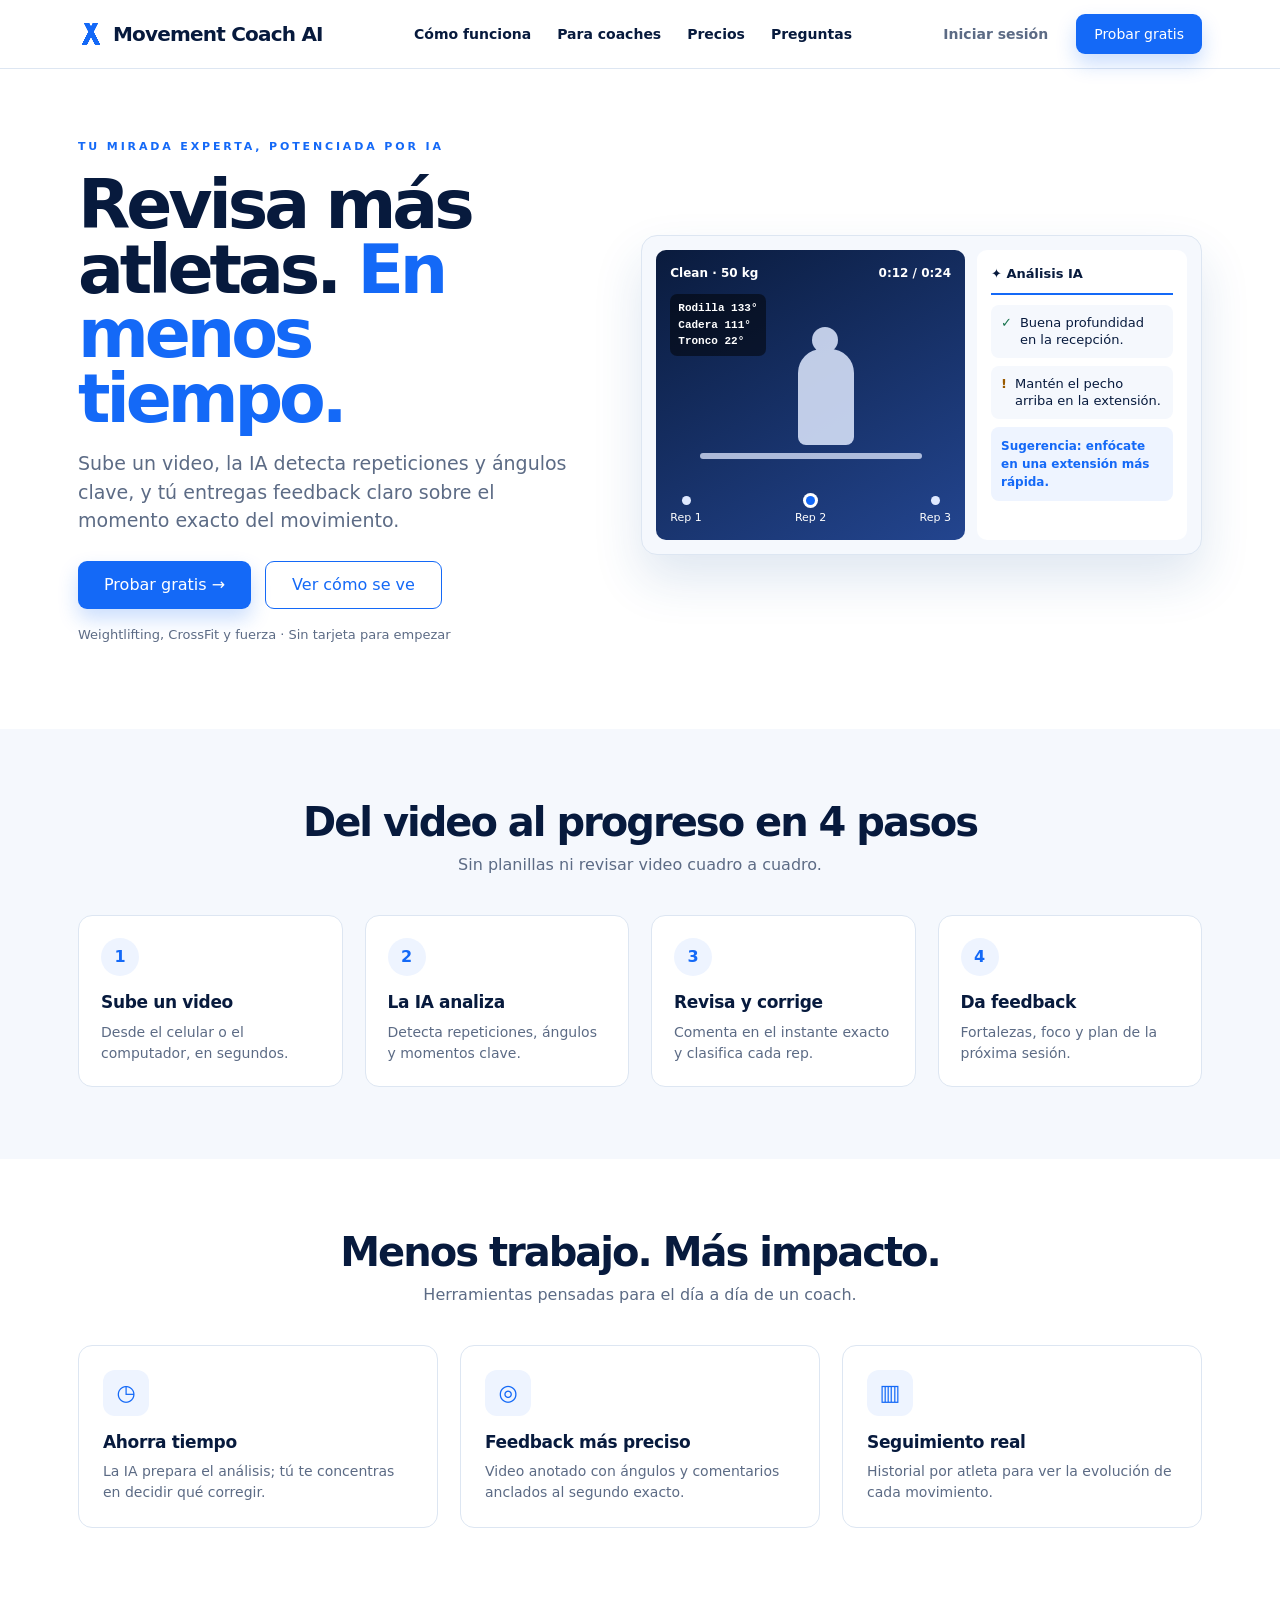
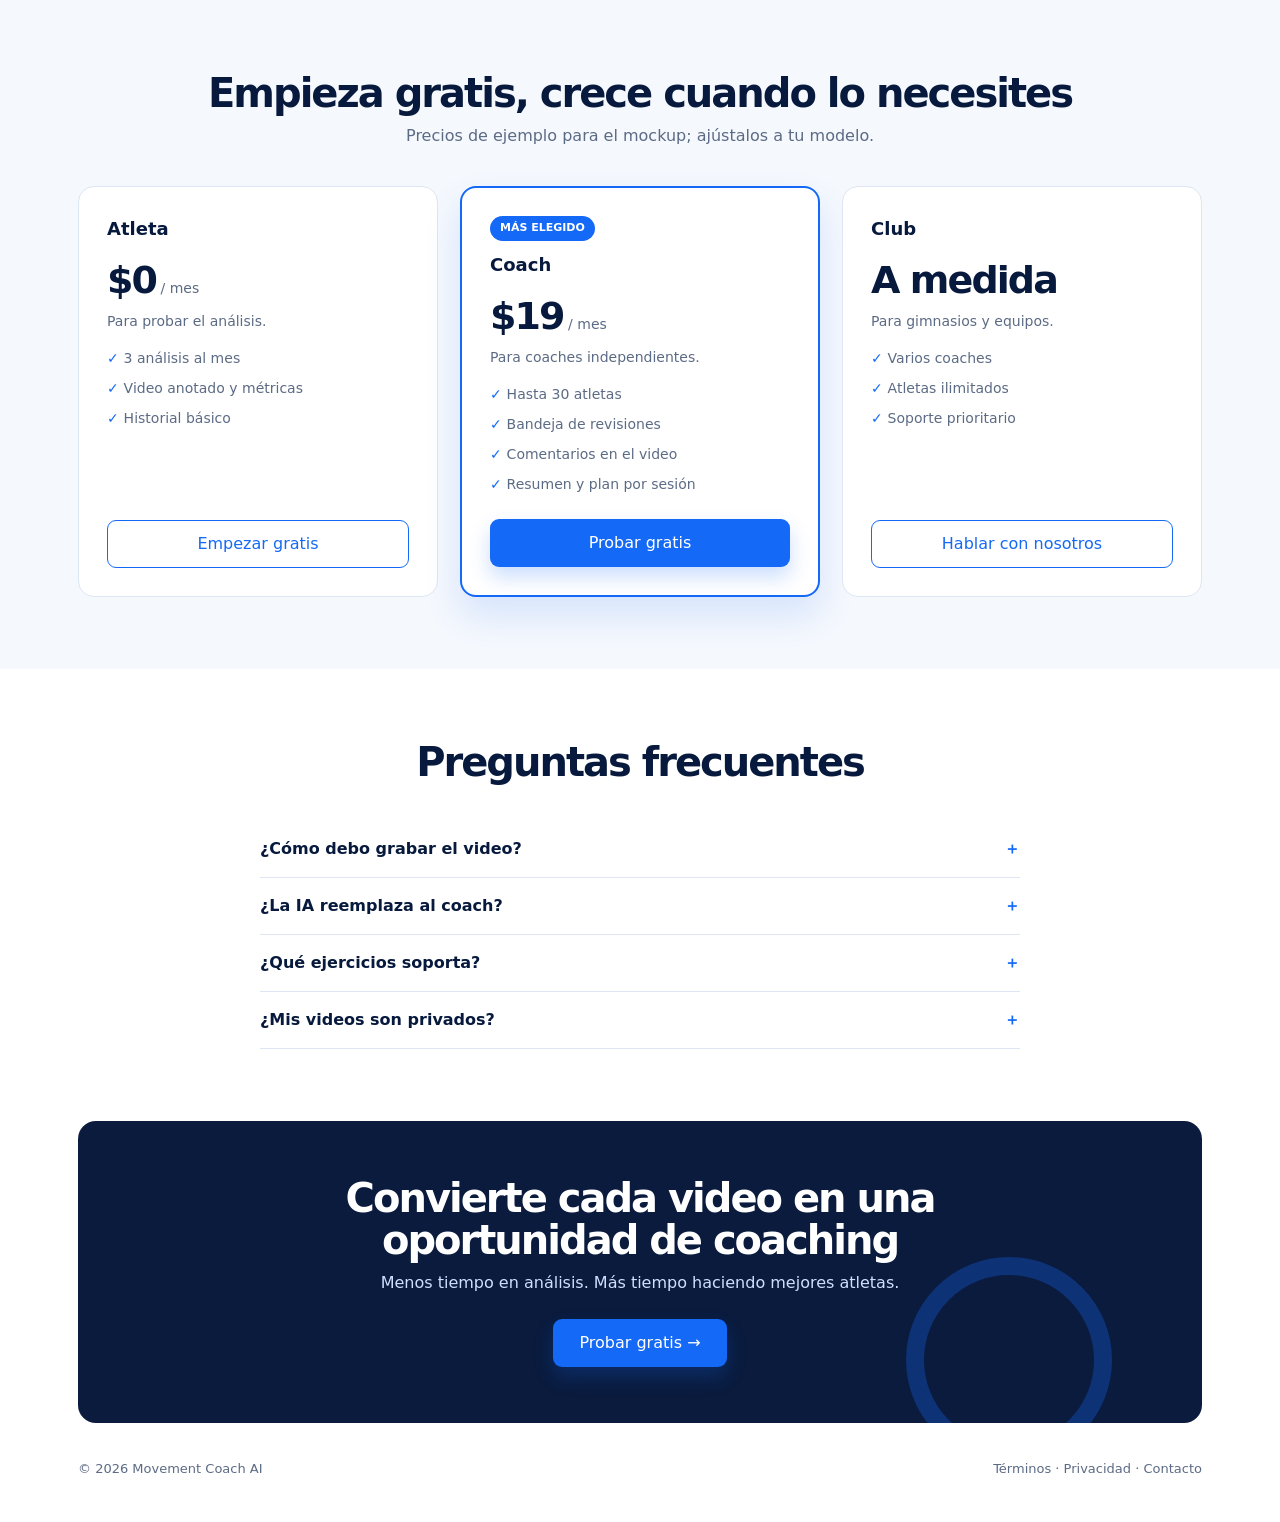
<file: docs/mockups/Movement Coach AI — Landing.html>
<!doctype html>
<html lang="es">
<head>
<meta charset="utf-8">
<meta name="viewport" content="width=device-width, initial-scale=1, viewport-fit=cover">
<title>Movement Coach AI — Revisa más atletas en menos tiempo</title>
<style>
:root{--bg:#fff;--alt:#f5f8fd;--ink:#071a3d;--muted:#5c6b85;--line:#dde6f2;--blue:#1469f7;--soft:#eef4ff;--card:#fff;--dark:#0a1b3d;--ok:#18734e;--warn:#9a5b00;box-sizing:border-box;padding-top:env(safe-area-inset-top,0px);padding-bottom:env(safe-area-inset-bottom,0px)}
@media(prefers-color-scheme:dark){:root:not([data-theme="light"]){--bg:#0b1120;--alt:#0f1830;--ink:#eef4ff;--muted:#9fb0cc;--line:#26365a;--soft:#1a2a4b;--card:#141e33;--dark:#060d1c;--ok:#7be0b5;--warn:#f3c26b}}
:root[data-theme="dark"]{--bg:#0b1120;--alt:#0f1830;--ink:#eef4ff;--muted:#9fb0cc;--line:#26365a;--soft:#1a2a4b;--card:#141e33;--dark:#060d1c;--ok:#7be0b5;--warn:#f3c26b}
*{box-sizing:border-box}html{scroll-behavior:smooth;scroll-padding-top:calc(76px + env(safe-area-inset-top,0px))}
body{margin:0;background:var(--bg);color:var(--ink);font-family:system-ui,-apple-system,"Segoe UI",Roboto,sans-serif;line-height:1.5}
a{color:inherit;text-decoration:none}
.wrap{max-width:1180px;margin:auto;padding:0 28px}
header{position:sticky;top:env(safe-area-inset-top,0px);z-index:9;background:color-mix(in srgb,var(--bg) 92%,transparent);backdrop-filter:blur(12px);border-bottom:1px solid var(--line)}
.nav{display:flex;align-items:center;gap:28px;height:68px}
.brand{font-weight:800;font-size:20px;letter-spacing:-.04em;display:flex;align-items:center;gap:9px}
.logo{width:26px;height:22px;background:linear-gradient(63deg,transparent 45%,var(--blue) 46% 60%,transparent 61%),linear-gradient(-63deg,transparent 45%,var(--blue) 46% 60%,transparent 61%)}
.links{display:flex;gap:26px;margin:0 auto;font-size:14px;font-weight:600}.links a:hover{color:var(--blue)}
.btn{display:inline-flex;align-items:center;justify-content:center;gap:10px;min-height:48px;padding:0 26px;border-radius:9px;background:var(--blue);color:#fff;font:700 15px inherit;font-family:inherit;border:0;box-shadow:0 10px 20px rgba(20,105,247,.22);cursor:pointer}
.btn.sm{min-height:40px;padding:0 18px;font-size:14px}
.btn.ghost{background:transparent;color:var(--blue);border:1px solid var(--blue);box-shadow:none}
.login{font-size:14px;color:var(--muted);font-weight:600}
.hero{display:grid;grid-template-columns:.95fr 1.05fr;gap:56px;align-items:center;padding:64px 0 72px}
.eyebrow{color:var(--blue);font-size:11px;font-weight:800;letter-spacing:.26em}
h1{font-size:clamp(42px,5.6vw,68px);line-height:.95;letter-spacing:-.06em;margin:16px 0 18px}h1 em{color:var(--blue);font-style:normal}
.lead{font-size:19px;color:var(--muted);max-width:520px;margin:0 0 26px}
.acts{display:flex;gap:14px;align-items:center;flex-wrap:wrap}
.note{margin-top:16px;font-size:13px;color:var(--muted)}
.mock{background:var(--alt);border:1px solid var(--line);border-radius:16px;padding:14px;box-shadow:0 24px 50px rgba(29,85,159,.14);display:grid;grid-template-columns:1.25fr .85fr;gap:12px}
.vid{position:relative;min-height:290px;border-radius:10px;background:linear-gradient(150deg,#0a1b3d,#23458f);color:#fff;padding:14px;overflow:hidden}
.vid .t{display:flex;justify-content:space-between;font-size:12px;font-weight:700}
.vid .ang{position:absolute;left:14px;top:44px;background:rgba(0,0,0,.5);border-radius:7px;padding:6px 8px;font:600 11px/1.5 ui-monospace,monospace}
.body{position:absolute;left:46%;top:34%;width:56px;height:96px;border-radius:24px 24px 8px 8px;background:#dfe9ff;opacity:.85}.body:before{content:"";position:absolute;left:14px;top:-22px;width:26px;height:26px;border-radius:50%;background:#dfe9ff}
.bar-b{position:absolute;left:14%;right:14%;top:70%;height:6px;border-radius:6px;background:#dfe9ff;opacity:.75}
.tl{position:absolute;left:14px;right:14px;bottom:14px;display:flex;justify-content:space-between;font-size:11px}
.tl span{display:flex;flex-direction:column;align-items:center;gap:5px}.tl i{width:9px;height:9px;border-radius:50%;background:#dfe9ff}.tl .a i{background:var(--blue);box-shadow:0 0 0 3px #fff}
.ai{background:var(--card);border-radius:10px;padding:14px;font-size:13px}
.ai h4{margin:0 0 10px;font-size:13px;border-bottom:2px solid var(--blue);padding-bottom:9px}
.tip{display:flex;gap:8px;padding:9px 10px;border-radius:8px;background:var(--alt);margin-bottom:8px;line-height:1.35}
.tip.g b{color:var(--ok)}.tip.w b{color:var(--warn)}
.sug{background:var(--soft);color:var(--blue);border-radius:8px;padding:10px;font-size:12px;font-weight:600}
section{padding:72px 0}.alt{background:var(--alt)}
.c{text-align:center}h2{font-size:clamp(28px,3.4vw,40px);letter-spacing:-.05em;line-height:1.05;margin:0 0 10px}.sec-sub{color:var(--muted);margin:0 auto 38px;max-width:560px}
.steps{display:grid;grid-template-columns:repeat(4,1fr);gap:22px;text-align:left}
.step{background:var(--card);border:1px solid var(--line);border-radius:14px;padding:22px}
.n{display:grid;place-items:center;width:38px;height:38px;border-radius:50%;background:var(--soft);color:var(--blue);font-weight:800;margin-bottom:14px}
.step h3,.feat h3{margin:0 0 6px;font-size:17px;letter-spacing:-.02em}.step p,.feat p{margin:0;color:var(--muted);font-size:14px}
.feats{display:grid;grid-template-columns:repeat(3,1fr);gap:22px;text-align:left}
.feat{padding:24px;border:1px solid var(--line);border-radius:14px;background:var(--card)}
.ic{width:46px;height:46px;border-radius:12px;background:var(--soft);color:var(--blue);display:grid;place-items:center;font-size:22px;margin-bottom:14px}
.plans{display:grid;grid-template-columns:repeat(3,1fr);gap:22px;text-align:left;align-items:stretch}
.plan{display:flex;flex-direction:column;padding:28px;border:1px solid var(--line);border-radius:16px;background:var(--card)}
.plan.hot{border:2px solid var(--blue);box-shadow:0 18px 36px rgba(20,105,247,.14)}
.plan h3{margin:0;font-size:18px}.price{font-size:38px;font-weight:800;letter-spacing:-.05em;margin:10px 0 2px}.price small{font-size:14px;color:var(--muted);font-weight:500;letter-spacing:0}
.plan ul{list-style:none;padding:0;margin:16px 0 24px;display:grid;gap:9px;font-size:14px;color:var(--muted)}.plan li:before{content:"✓ ";color:var(--blue);font-weight:800}.plan .btn{margin-top:auto}
.badge{align-self:flex-start;background:var(--blue);color:#fff;font-size:11px;font-weight:800;padding:4px 10px;border-radius:99px;margin-bottom:10px}
.faq{max-width:760px;margin:auto;text-align:left}
details{border-bottom:1px solid var(--line);padding:16px 0}summary{cursor:pointer;font-weight:700;list-style:none;display:flex;justify-content:space-between}summary:after{content:"＋";color:var(--blue)}details[open] summary:after{content:"−"}
details p{margin:10px 0 0;color:var(--muted);font-size:15px}
.final{background:var(--dark);color:#fff;border-radius:18px;padding:56px 28px;text-align:center;position:relative;overflow:hidden}
.final:after{content:"";position:absolute;right:8%;bottom:-40px;width:170px;height:170px;border:18px solid var(--blue);border-radius:50%;opacity:.3}
.final h2{color:#fff;max-width:640px;margin:0 auto 10px;position:relative;z-index:1}.final p{color:#cfe0ff;margin:0 0 24px;position:relative;z-index:1}.final .btn{position:relative;z-index:1}
footer{padding:36px 0 44px;color:var(--muted);font-size:13px;display:flex;justify-content:space-between;flex-wrap:wrap;gap:12px}
@media(max-width:960px){.hero{grid-template-columns:1fr;gap:36px;padding:40px 0 50px}.steps{grid-template-columns:1fr 1fr}.feats,.plans{grid-template-columns:1fr}.links{display:none}.nav{gap:14px}.nav .login{margin-left:auto}}
@media(max-width:560px){.wrap{padding:0 18px}.mock{grid-template-columns:1fr}.steps{grid-template-columns:1fr}section{padding:48px 0}.nav .login{display:none}.nav .btn{margin-left:auto}}
</style>
</head>
<body>
<header><div class="wrap nav">
  <a class="brand" href="#"><span class="logo"></span>Movement Coach AI</a>
  <nav class="links"><a href="#como">Cómo funciona</a><a href="#coaches">Para coaches</a><a href="#precios">Precios</a><a href="#faq">Preguntas</a></nav>
  <a class="login" href="#">Iniciar sesión</a>
  <a class="btn sm" href="#precios">Probar gratis</a>
</div></header>

<div class="wrap">
  <div class="hero">
    <div>
      <span class="eyebrow">TU MIRADA EXPERTA, POTENCIADA POR IA</span>
      <h1>Revisa más atletas. <em>En menos tiempo.</em></h1>
      <p class="lead">Sube un video, la IA detecta repeticiones y ángulos clave, y tú entregas feedback claro sobre el momento exacto del movimiento.</p>
      <div class="acts"><a class="btn" href="#precios">Probar gratis →</a><a class="btn ghost" href="#demo">Ver cómo se ve</a></div>
      <p class="note">Weightlifting, CrossFit y fuerza · Sin tarjeta para empezar</p>
    </div>
    <div class="mock" id="demo" aria-label="Ejemplo de revisión de video">
      <div class="vid"><div class="t"><span>Clean · 50 kg</span><span>0:12 / 0:24</span></div>
        <div class="ang">Rodilla 133°<br>Cadera 111°<br>Tronco 22°</div><div class="body"></div><div class="bar-b"></div>
        <div class="tl"><span><i></i>Rep 1</span><span class="a"><i></i>Rep 2</span><span><i></i>Rep 3</span></div></div>
      <div class="ai"><h4>✦ Análisis IA</h4>
        <div class="tip g"><b>✓</b><span>Buena profundidad en la recepción.</span></div>
        <div class="tip w"><b>!</b><span>Mantén el pecho arriba en la extensión.</span></div>
        <div class="sug">Sugerencia: enfócate en una extensión más rápida.</div></div>
    </div>
  </div>
</div>

<section id="como" class="alt"><div class="wrap c">
  <h2>Del video al progreso en 4 pasos</h2><p class="sec-sub">Sin planillas ni revisar video cuadro a cuadro.</p>
  <div class="steps">
    <div class="step"><div class="n">1</div><h3>Sube un video</h3><p>Desde el celular o el computador, en segundos.</p></div>
    <div class="step"><div class="n">2</div><h3>La IA analiza</h3><p>Detecta repeticiones, ángulos y momentos clave.</p></div>
    <div class="step"><div class="n">3</div><h3>Revisa y corrige</h3><p>Comenta en el instante exacto y clasifica cada rep.</p></div>
    <div class="step"><div class="n">4</div><h3>Da feedback</h3><p>Fortalezas, foco y plan de la próxima sesión.</p></div>
  </div></div></section>

<section id="coaches"><div class="wrap c">
  <h2>Menos trabajo. Más impacto.</h2><p class="sec-sub">Herramientas pensadas para el día a día de un coach.</p>
  <div class="feats">
    <div class="feat"><div class="ic">◷</div><h3>Ahorra tiempo</h3><p>La IA prepara el análisis; tú te concentras en decidir qué corregir.</p></div>
    <div class="feat"><div class="ic">◎</div><h3>Feedback más preciso</h3><p>Video anotado con ángulos y comentarios anclados al segundo exacto.</p></div>
    <div class="feat"><div class="ic">▥</div><h3>Seguimiento real</h3><p>Historial por atleta para ver la evolución de cada movimiento.</p></div>
  </div></div></section>

<section id="precios" class="alt"><div class="wrap c">
  <h2>Empieza gratis, crece cuando lo necesites</h2><p class="sec-sub">Precios de ejemplo para el mockup; ajústalos a tu modelo.</p>
  <div class="plans">
    <div class="plan"><h3>Atleta</h3><div class="price">$0<small> / mes</small></div><p style="color:var(--muted);margin:0;font-size:14px">Para probar el análisis.</p>
      <ul><li>3 análisis al mes</li><li>Video anotado y métricas</li><li>Historial básico</li></ul><a class="btn ghost" href="#">Empezar gratis</a></div>
    <div class="plan hot"><span class="badge">MÁS ELEGIDO</span><h3>Coach</h3><div class="price">$19<small> / mes</small></div><p style="color:var(--muted);margin:0;font-size:14px">Para coaches independientes.</p>
      <ul><li>Hasta 30 atletas</li><li>Bandeja de revisiones</li><li>Comentarios en el video</li><li>Resumen y plan por sesión</li></ul><a class="btn" href="#">Probar gratis</a></div>
    <div class="plan"><h3>Club</h3><div class="price">A medida</div><p style="color:var(--muted);margin:0;font-size:14px">Para gimnasios y equipos.</p>
      <ul><li>Varios coaches</li><li>Atletas ilimitados</li><li>Soporte prioritario</li></ul><a class="btn ghost" href="#">Hablar con nosotros</a></div>
  </div></div></section>

<section id="faq"><div class="wrap c">
  <h2>Preguntas frecuentes</h2><p class="sec-sub"></p>
  <div class="faq">
    <details><summary>¿Cómo debo grabar el video?</summary><p>De lado, con el cuerpo completo en cuadro, buena luz y entre 30 y 60 segundos. Formatos MP4 o MOV.</p></details>
    <details><summary>¿La IA reemplaza al coach?</summary><p>No. La IA detecta repeticiones y ángulos; el criterio y el feedback final los pones tú.</p></details>
    <details><summary>¿Qué ejercicios soporta?</summary><p>Sentadilla, peso muerto, clean, snatch, press y otros movimientos.</p></details>
    <details><summary>¿Mis videos son privados?</summary><p>Solo los ven el atleta y el coach que revisa el análisis.</p></details>
  </div></div></section>

<div class="wrap"><div class="final">
  <h2>Convierte cada video en una oportunidad de coaching</h2>
  <p>Menos tiempo en análisis. Más tiempo haciendo mejores atletas.</p>
  <a class="btn" href="#precios">Probar gratis →</a></div>
  <footer><span>© 2026 Movement Coach AI</span><span>Términos · Privacidad · Contacto</span></footer></div>
</body>
</html>
</file>
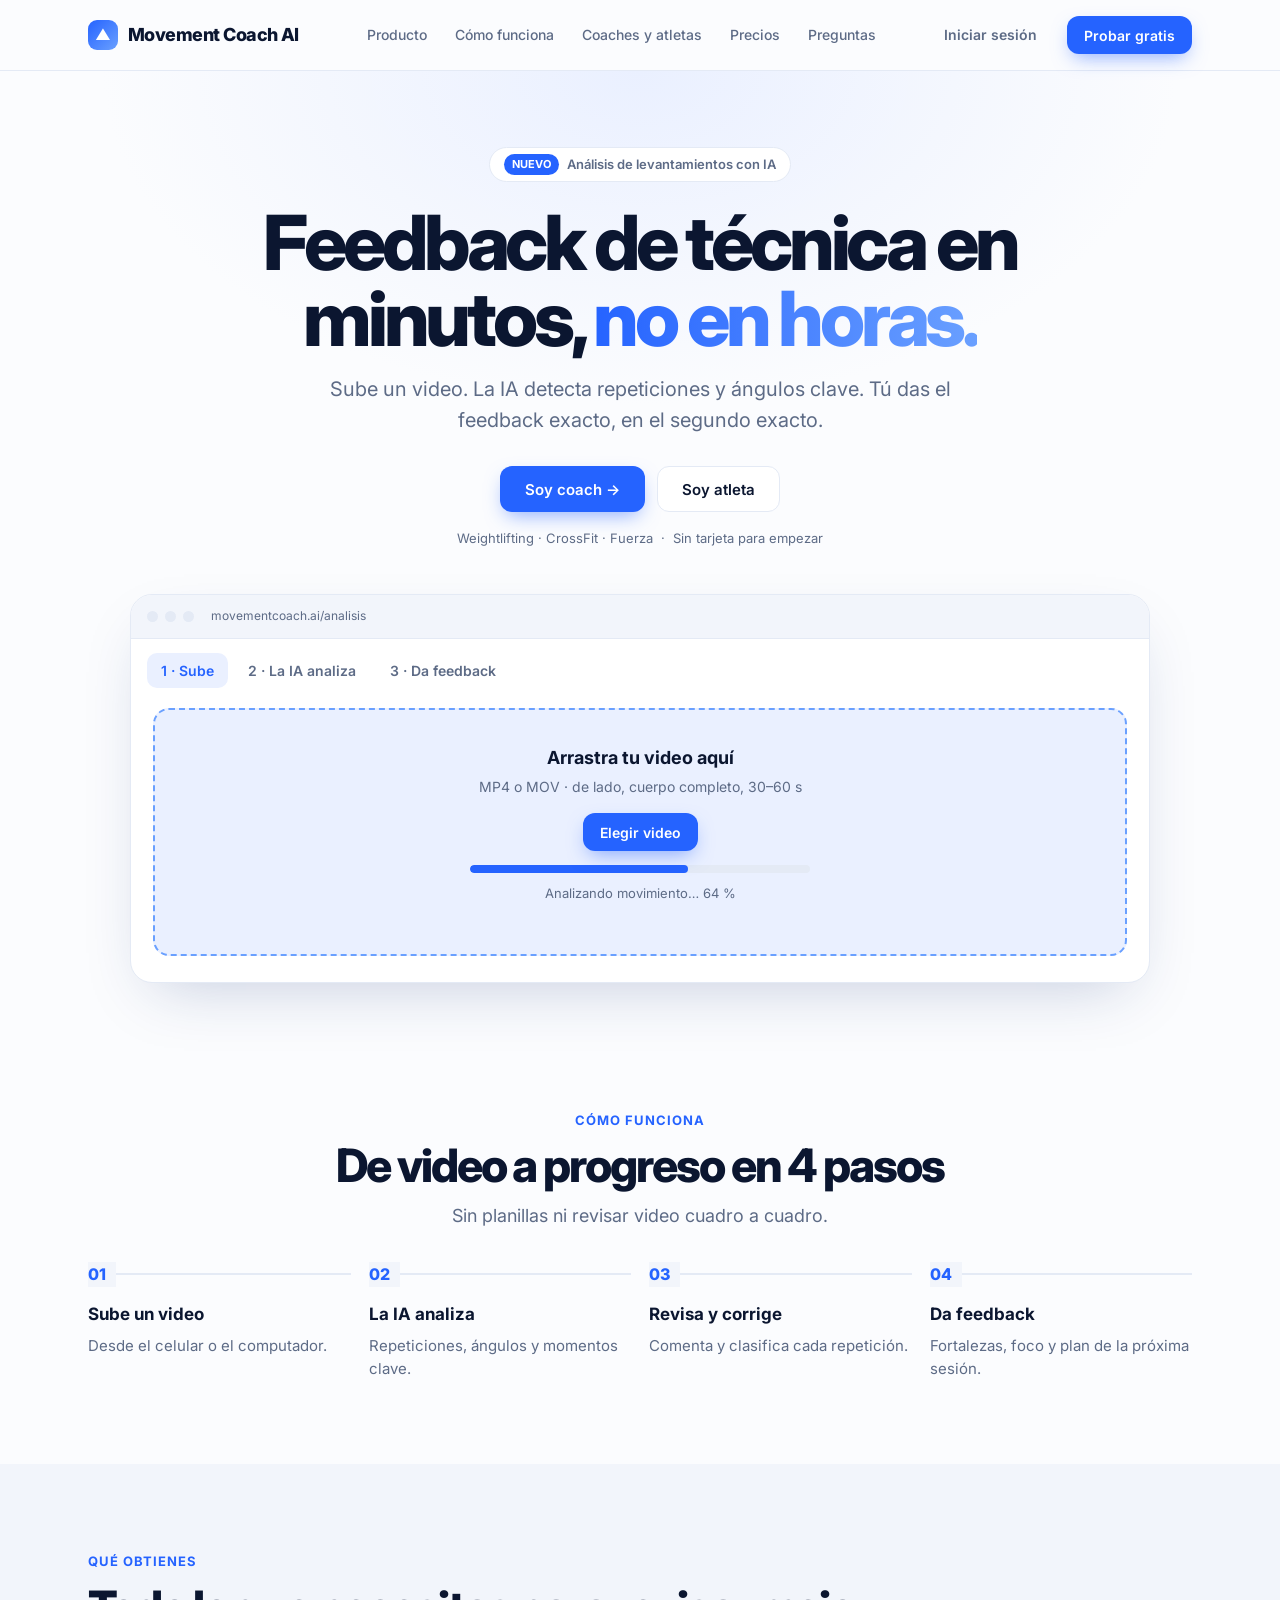
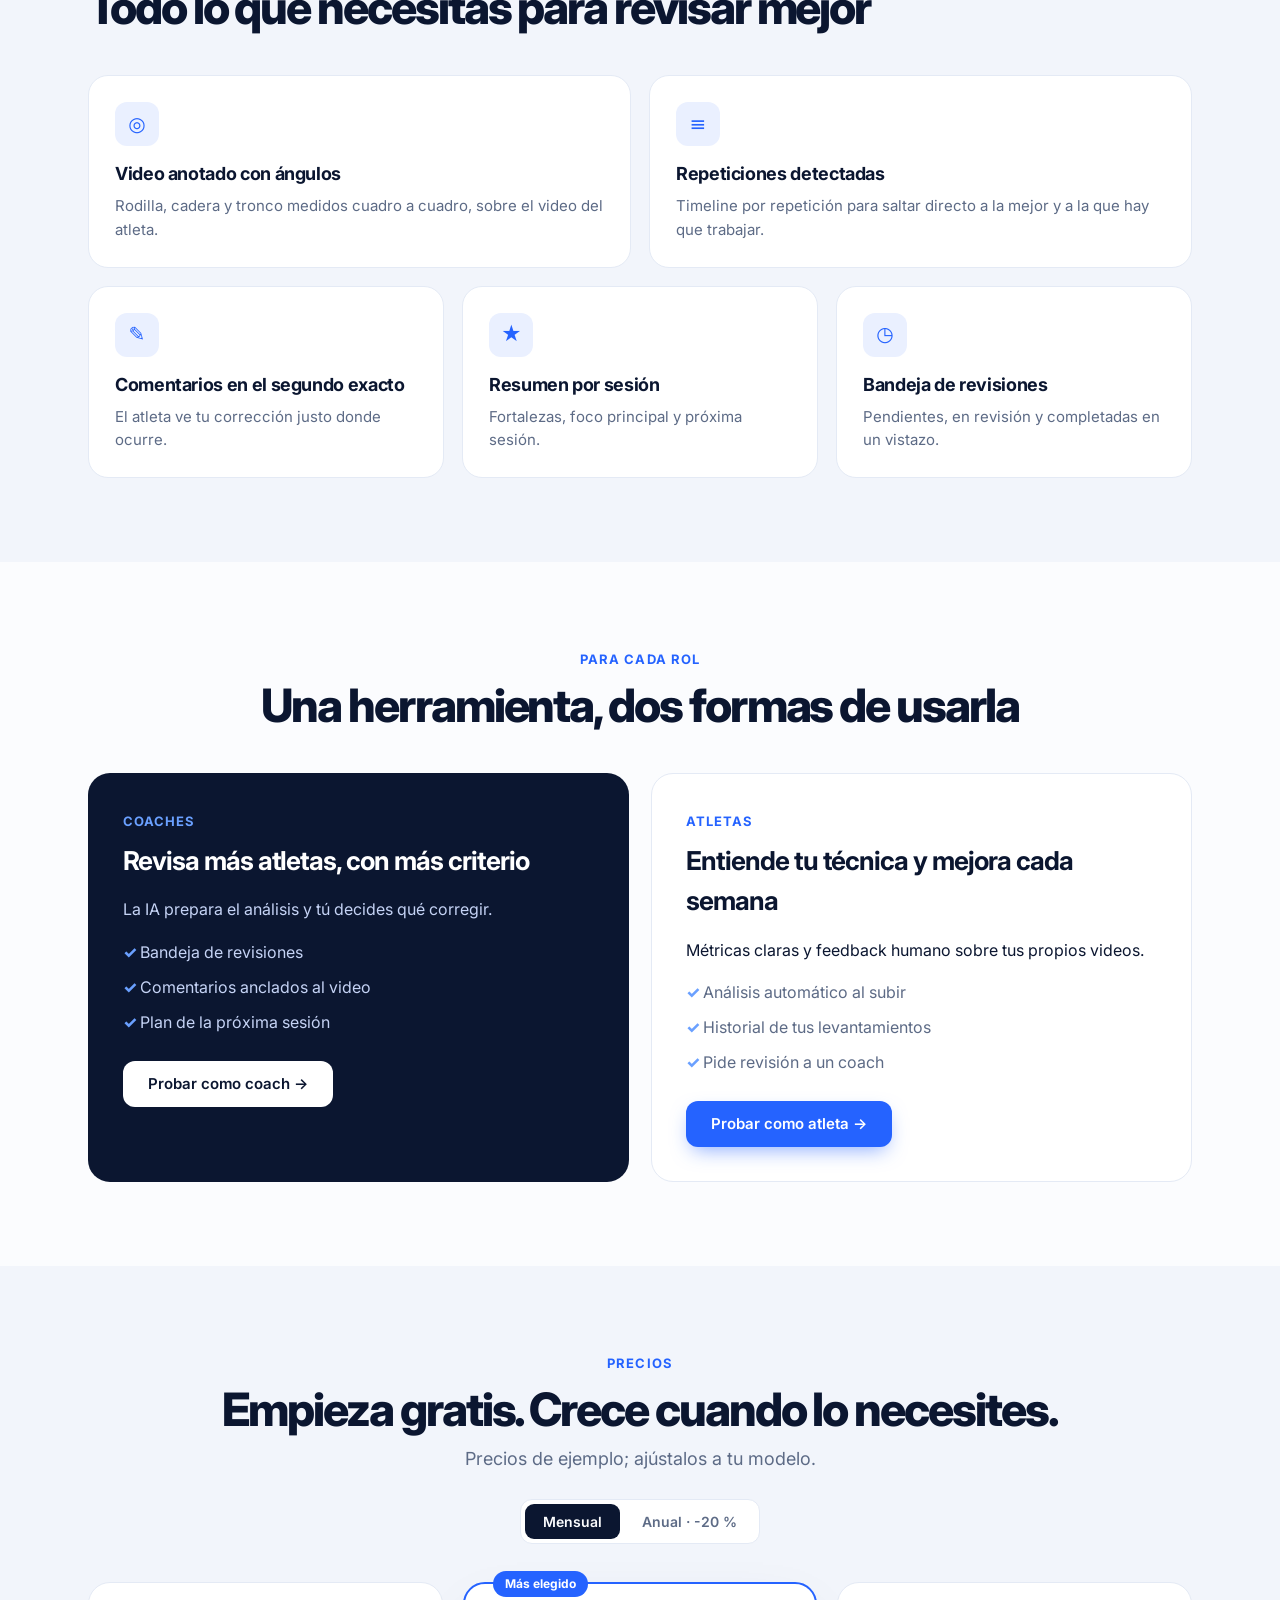
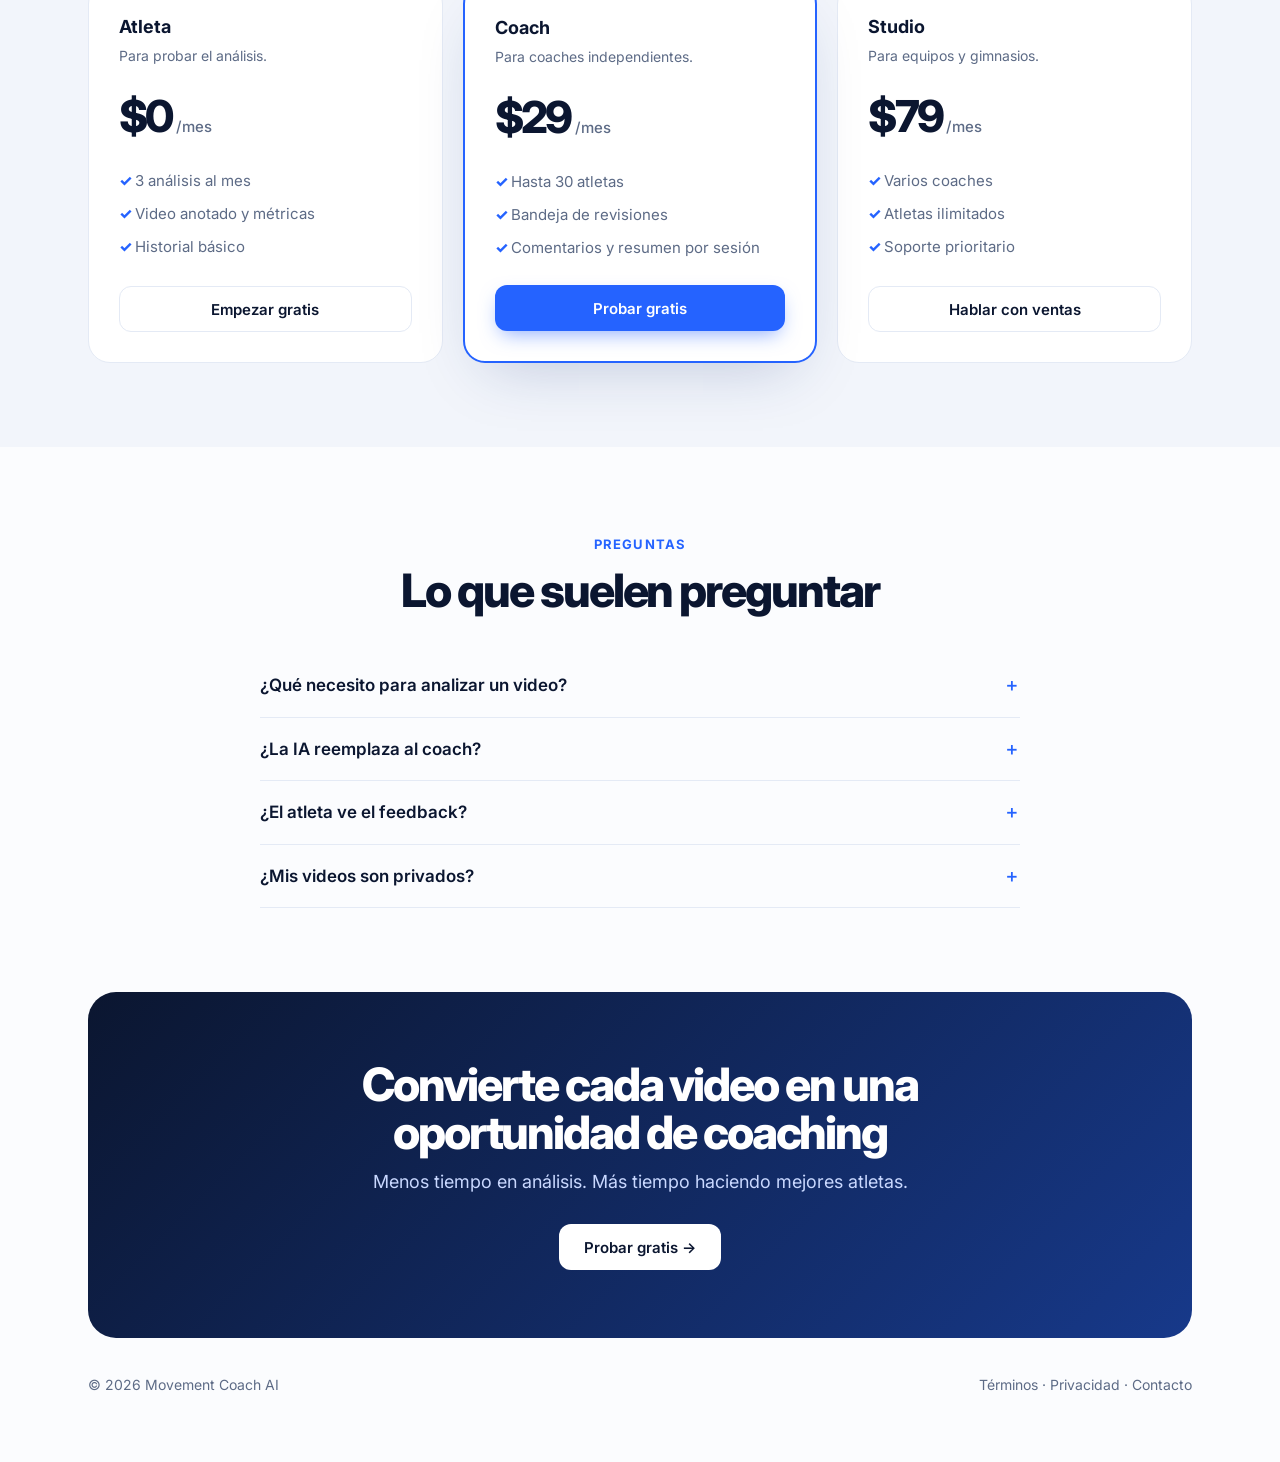
<file: docs/mockups/Movement Coach AI — Mockup comercial.html>
<!doctype html>
<html lang="es">
<head>
<meta charset="utf-8">
<meta name="viewport" content="width=device-width, initial-scale=1, viewport-fit=cover">
<title>Movement Coach AI — Feedback de técnica en minutos</title>
<link rel="stylesheet" href="https://fonts.googleapis.com/css2?family=Inter:wght@400;500;600;700;800&display=swap">
<style>
:root{--bg:#fbfcfe;--surface:#fff;--alt:#f2f5fb;--ink:#0b1630;--muted:#5d6b86;--line:#e4eaf5;--blue:#2563ff;--blue2:#6aa0ff;--soft:#eaf0ff;--ok:#12805c;--okbg:#e3f7ee;--warn:#a85d00;--warnbg:#fff3df;--dark:#0b1630;--shadow:0 24px 60px -24px rgba(24,52,120,.25);box-sizing:border-box;padding-top:env(safe-area-inset-top,0px);padding-bottom:env(safe-area-inset-bottom,0px)}
@media(prefers-color-scheme:dark){:root:not([data-theme="light"]){--bg:#080e1f;--surface:#101a33;--alt:#0c1530;--ink:#eef3ff;--muted:#9eaccb;--line:#22315a;--soft:#172650;--okbg:#10382b;--ok:#7be0b5;--warnbg:#3a2b0d;--warn:#f3c26b;--dark:#050a17;--shadow:0 24px 60px -24px rgba(0,0,0,.6)}}
:root[data-theme="dark"]{--bg:#080e1f;--surface:#101a33;--alt:#0c1530;--ink:#eef3ff;--muted:#9eaccb;--line:#22315a;--soft:#172650;--okbg:#10382b;--ok:#7be0b5;--warnbg:#3a2b0d;--warn:#f3c26b;--dark:#050a17;--shadow:0 24px 60px -24px rgba(0,0,0,.6)}
*{box-sizing:border-box}html{scroll-behavior:smooth;scroll-padding-top:calc(80px + env(safe-area-inset-top,0px))}
body{margin:0;background:var(--bg);color:var(--ink);font-family:Inter,system-ui,-apple-system,"Segoe UI",Roboto,sans-serif;line-height:1.55;-webkit-font-smoothing:antialiased}
a{color:inherit;text-decoration:none}.wrap{max-width:1160px;margin:auto;padding:0 28px}
header{position:sticky;top:env(safe-area-inset-top,0px);z-index:10;background:color-mix(in srgb,var(--bg) 85%,transparent);backdrop-filter:blur(14px);border-bottom:1px solid var(--line)}
.nav{display:flex;align-items:center;gap:30px;height:70px}
.brand{display:flex;align-items:center;gap:10px;font-weight:800;font-size:18px;letter-spacing:-.03em}
.logo{width:30px;height:30px;border-radius:9px;background:linear-gradient(135deg,var(--blue),var(--blue2));display:grid;place-items:center;color:#fff;font-size:15px}
.links{display:flex;gap:28px;margin:0 auto;font-size:14px;font-weight:500;color:var(--muted)}.links a:hover{color:var(--ink)}
.btn{display:inline-flex;align-items:center;justify-content:center;gap:8px;height:46px;padding:0 24px;border-radius:12px;border:1px solid transparent;font:600 15px Inter,system-ui,sans-serif;cursor:pointer;background:var(--blue);color:#fff;box-shadow:0 8px 20px -6px rgba(37,99,255,.55);transition:transform .15s}
.btn:hover{transform:translateY(-1px)}.btn.sm{height:38px;padding:0 16px;font-size:14px}
.btn.line{background:var(--surface);color:var(--ink);border-color:var(--line);box-shadow:none}
.btn.dark{background:var(--ink);color:var(--bg);box-shadow:none}
.login{font-size:14px;font-weight:600;color:var(--muted)}
.hero{text-align:center;padding:76px 0 40px;background:radial-gradient(60% 50% at 50% 0,var(--soft),transparent 70%)}
.tag{display:inline-flex;gap:8px;align-items:center;padding:6px 14px;border-radius:99px;background:var(--surface);border:1px solid var(--line);font-size:13px;font-weight:600;color:var(--muted)}
.tag b{background:var(--blue);color:#fff;border-radius:99px;font-size:11px;padding:2px 8px}
h1{font-size:clamp(40px,6.4vw,76px);line-height:1;letter-spacing:-.055em;font-weight:800;margin:22px auto 18px;max-width:900px}
h1 span{background:linear-gradient(90deg,var(--blue),var(--blue2));-webkit-background-clip:text;background-clip:text;color:transparent}
.lead{font-size:clamp(17px,2vw,20px);color:var(--muted);max-width:640px;margin:0 auto 30px}
.cta{display:flex;gap:12px;justify-content:center;flex-wrap:wrap}.fine{margin-top:16px;font-size:13px;color:var(--muted)}
/* showcase */
.show{margin:46px auto 0;max-width:1020px;background:var(--surface);border:1px solid var(--line);border-radius:22px;box-shadow:var(--shadow);overflow:hidden;text-align:left}
.bar{display:flex;align-items:center;gap:7px;padding:12px 16px;border-bottom:1px solid var(--line);background:var(--alt)}
.bar i{width:11px;height:11px;border-radius:50%;background:var(--line)}.bar span{margin-left:10px;font-size:12px;color:var(--muted)}
.tabs{display:flex;gap:6px;padding:14px 16px 0;overflow-x:auto}
.tab{border:0;background:none;font:600 14px Inter,system-ui,sans-serif;color:var(--muted);padding:9px 14px;border-radius:10px;cursor:pointer;white-space:nowrap}.tab.on{background:var(--soft);color:var(--blue)}
.pane{display:none;padding:20px 22px 26px}.pane.on{display:block}
.grid2{display:grid;grid-template-columns:1.1fr .9fr;gap:20px}
.vid{position:relative;min-height:300px;border-radius:14px;background:linear-gradient(150deg,#0b1630,#1f3f8a);color:#fff;padding:14px;overflow:hidden}
.vid .t{display:flex;justify-content:space-between;font-size:12px;font-weight:600}
.vid .ang{position:absolute;left:14px;top:46px;background:rgba(0,0,0,.5);border-radius:8px;padding:7px 9px;font:600 11px/1.55 ui-monospace,Menlo,monospace}
.person{position:absolute;left:46%;top:36%;width:54px;height:92px;border-radius:24px 24px 8px 8px;background:#dfe9ff;opacity:.88}.person:before{content:"";position:absolute;left:14px;top:-22px;width:26px;height:26px;border-radius:50%;background:#dfe9ff}
.barbell{position:absolute;left:14%;right:14%;top:72%;height:6px;border-radius:6px;background:#dfe9ff;opacity:.8}
.reps{position:absolute;left:14px;right:14px;bottom:14px;display:flex;gap:8px}.reps span{flex:1;height:5px;border-radius:5px;background:rgba(255,255,255,.3)}.reps .a{background:#fff}
.metrics{display:grid;grid-template-columns:1fr 1fr;gap:10px;margin-bottom:12px}
.m{border:1px solid var(--line);border-radius:12px;padding:12px;background:var(--bg)}.m small{color:var(--muted);font-size:12px}.m b{display:block;font-size:24px;letter-spacing:-.04em}
.note{display:flex;gap:10px;padding:11px 12px;border-radius:12px;background:var(--alt);font-size:14px;margin-bottom:8px}.note b{color:var(--blue);font-variant-numeric:tabular-nums;min-width:46px}
.good{background:var(--okbg);color:var(--ok)}.warn{background:var(--warnbg);color:var(--warn)}
.drop{border:2px dashed var(--blue2);border-radius:16px;background:var(--soft);padding:34px;text-align:center}
.drop b{display:block;font-size:18px;margin-bottom:4px}.drop p{margin:0 0 16px;color:var(--muted);font-size:14px}
.pbar{height:8px;border-radius:9px;background:var(--line);overflow:hidden;margin:14px auto 0;max-width:340px}.pbar i{display:block;width:64%;height:100%;background:var(--blue);border-radius:9px}
/* sections */
section{padding:84px 0}.alt{background:var(--alt)}
.eyebrow{color:var(--blue);font-weight:700;font-size:13px;letter-spacing:.08em;text-transform:uppercase}
h2{font-size:clamp(30px,4vw,46px);letter-spacing:-.045em;line-height:1.05;margin:10px 0 12px;font-weight:800}
.sub{color:var(--muted);max-width:560px;font-size:18px;margin:0}.c{text-align:center}.c .sub{margin:auto}
.bento{display:grid;grid-template-columns:repeat(6,1fr);gap:18px;margin-top:44px}
.bx{grid-column:span 2;background:var(--surface);border:1px solid var(--line);border-radius:20px;padding:26px}
.bx.w{grid-column:span 3}.bx h3{margin:14px 0 6px;font-size:18px;letter-spacing:-.02em}.bx p{margin:0;color:var(--muted);font-size:15px}
.ic{width:44px;height:44px;border-radius:12px;background:var(--soft);color:var(--blue);display:grid;place-items:center;font-size:20px}
.steps{display:grid;grid-template-columns:repeat(4,1fr);gap:18px;margin-top:44px;counter-reset:s}
.st{position:relative;padding-top:18px;border-top:2px solid var(--line)}.st:before{counter-increment:s;content:"0" counter(s);position:absolute;top:-13px;left:0;background:var(--alt);padding-right:10px;font-weight:800;color:var(--blue)}
.st h3{margin:8px 0 6px;font-size:17px}.st p{margin:0;color:var(--muted);font-size:15px}
.duo{display:grid;grid-template-columns:1fr 1fr;gap:22px;margin-top:44px}
.role{border:1px solid var(--line);border-radius:22px;padding:34px;background:var(--surface)}
.role.dk{background:var(--dark);color:#fff;border-color:transparent}.role.dk p,.role.dk li{color:#c5d3f5}
.role h3{font-size:26px;letter-spacing:-.04em;margin:8px 0 10px}.role ul{list-style:none;padding:0;margin:18px 0 26px;display:grid;gap:10px;color:var(--muted)}.role li:before{content:"✓  ";color:var(--blue2);font-weight:800}
.tog{display:inline-flex;gap:4px;padding:4px;background:var(--surface);border:1px solid var(--line);border-radius:12px;margin:26px 0 38px}
.tog button{border:0;background:none;padding:9px 18px;border-radius:9px;font:600 14px Inter,system-ui,sans-serif;color:var(--muted);cursor:pointer}.tog .on{background:var(--ink);color:var(--bg)}
.plans{display:grid;grid-template-columns:repeat(3,1fr);gap:20px;text-align:left}
.plan{display:flex;flex-direction:column;padding:30px;border:1px solid var(--line);border-radius:22px;background:var(--surface)}
.plan.hot{border:2px solid var(--blue);box-shadow:var(--shadow);position:relative}
.badge{position:absolute;top:-13px;left:28px;background:var(--blue);color:#fff;font-size:12px;font-weight:700;padding:4px 12px;border-radius:99px}
.plan h3{margin:0;font-size:18px}.plan .d{color:var(--muted);font-size:14px;margin:4px 0}
.price{font-size:44px;font-weight:800;letter-spacing:-.06em;margin:12px 0}.price small{font-size:15px;color:var(--muted);font-weight:500;letter-spacing:0}
.plan ul{list-style:none;padding:0;margin:6px 0 26px;display:grid;gap:10px;font-size:15px;color:var(--muted)}.plan li:before{content:"✓  ";color:var(--blue);font-weight:800}.plan .btn{margin-top:auto}
.faq{max-width:760px;margin:40px auto 0;text-align:left}
details{border-bottom:1px solid var(--line);padding:18px 0}summary{cursor:pointer;font-weight:600;font-size:17px;list-style:none;display:flex;justify-content:space-between}summary:after{content:"＋";color:var(--blue)}details[open] summary:after{content:"−"}
details p{margin:10px 0 0;color:var(--muted)}
.final{background:linear-gradient(135deg,#0b1630,#17398a);color:#fff;border-radius:28px;padding:68px 28px;text-align:center}
.final h2{color:#fff;max-width:680px;margin:0 auto 12px}.final p{color:#c9d8ff;margin:0 0 28px;font-size:18px}
.final .btn{background:#fff;color:#0b1630;box-shadow:none}
footer{padding:36px 0 46px;color:var(--muted);font-size:14px;display:flex;justify-content:space-between;flex-wrap:wrap;gap:14px}
@media(max-width:960px){.links,.login{display:none}.nav .btn{margin-left:auto}.grid2,.duo,.plans{grid-template-columns:1fr}.steps{grid-template-columns:1fr 1fr;gap:30px 18px}.bento{grid-template-columns:1fr 1fr}.bx,.bx.w{grid-column:span 1}}
@media(max-width:600px){.wrap{padding:0 18px}.hero{padding-top:48px}.bento,.steps{grid-template-columns:1fr}section{padding:56px 0}.btn:not(.sm){width:100%}}
@media(prefers-reduced-motion:reduce){*{transition:none!important;scroll-behavior:auto!important}}
</style>
</head>
<body>
<header><div class="wrap nav">
  <a class="brand" href="#"><span class="logo">▲</span>Movement Coach AI</a>
  <nav class="links"><a href="#producto">Producto</a><a href="#como">Cómo funciona</a><a href="#roles">Coaches y atletas</a><a href="#precios">Precios</a><a href="#faq">Preguntas</a></nav>
  <a class="login" href="#">Iniciar sesión</a><a class="btn sm" href="#precios">Probar gratis</a>
</div></header>

<div class="hero"><div class="wrap">
  <span class="tag"><b>NUEVO</b> Análisis de levantamientos con IA</span>
  <h1>Feedback de técnica en minutos, <span>no en horas.</span></h1>
  <p class="lead">Sube un video. La IA detecta repeticiones y ángulos clave. Tú das el feedback exacto, en el segundo exacto.</p>
  <div class="cta"><a class="btn" href="#roles">Soy coach →</a><a class="btn line" href="#roles">Soy atleta</a></div>
  <p class="fine">Weightlifting · CrossFit · Fuerza &nbsp;·&nbsp; Sin tarjeta para empezar</p>

  <div class="show" id="producto">
    <div class="bar"><i></i><i></i><i></i><span>movementcoach.ai/analisis</span></div>
    <div class="tabs"><button class="tab on" data-p="p1">1 · Sube</button><button class="tab" data-p="p2">2 · La IA analiza</button><button class="tab" data-p="p3">3 · Da feedback</button></div>
    <div class="pane on" id="p1"><div class="drop"><b>Arrastra tu video aquí</b><p>MP4 o MOV · de lado, cuerpo completo, 30–60 s</p><span class="btn sm">Elegir video</span><div class="pbar"><i></i></div><p style="margin-top:10px;font-size:13px">Analizando movimiento… 64 %</p></div></div>
    <div class="pane" id="p2"><div class="grid2">
      <div class="vid"><div class="t"><span>Clean · 50 kg</span><span>0:12 / 0:24</span></div><div class="ang">Rodilla 133°<br>Cadera 111°<br>Tronco 22°</div><div class="person"></div><div class="barbell"></div><div class="reps"><span></span><span class="a"></span><span></span></div></div>
      <div><div class="metrics"><div class="m"><small>Repeticiones</small><b>3</b></div><div class="m"><small>Rodilla mín.</small><b>40.6°</b></div><div class="m"><small>Cadera mín.</small><b>39.2°</b></div><div class="m"><small>Tronco máx.</small><b>34.3°</b></div></div>
      <div class="note good"><b>✓</b><span>Buena profundidad en la recepción.</span></div><div class="note warn"><b>!</b><span>Mantén el pecho arriba en la extensión.</span></div></div></div></div>
    <div class="pane" id="p3"><div class="grid2">
      <div class="vid"><div class="t"><span>Rep 2</span><span>00:12.60</span></div><div class="person"></div><div class="barbell"></div><div class="reps"><span></span><span class="a"></span><span></span></div></div>
      <div><div class="note"><b>00:12</b><span><strong>Corregir</strong><br>Cierra más rápido la extensión de cadera.</span></div><div class="note"><b>00:21</b><span><strong>Comentario</strong><br>Mejor rep de la serie, repite esa salida.</span></div>
      <div class="note" style="background:var(--soft)"><b>Plan</b><span>Próxima sesión: 3×3 al 70 % con foco en el jalón.</span></div></div></div></div>
  </div>
</div></div>

<section id="como"><div class="wrap c">
  <span class="eyebrow">Cómo funciona</span><h2>De video a progreso en 4 pasos</h2><p class="sub">Sin planillas ni revisar video cuadro a cuadro.</p>
  <div class="steps" style="text-align:left">
    <div class="st"><h3>Sube un video</h3><p>Desde el celular o el computador.</p></div>
    <div class="st"><h3>La IA analiza</h3><p>Repeticiones, ángulos y momentos clave.</p></div>
    <div class="st"><h3>Revisa y corrige</h3><p>Comenta y clasifica cada repetición.</p></div>
    <div class="st"><h3>Da feedback</h3><p>Fortalezas, foco y plan de la próxima sesión.</p></div>
  </div></div></section>

<section class="alt"><div class="wrap">
  <span class="eyebrow">Qué obtienes</span><h2>Todo lo que necesitas para revisar mejor</h2>
  <div class="bento">
    <div class="bx w"><div class="ic">◎</div><h3>Video anotado con ángulos</h3><p>Rodilla, cadera y tronco medidos cuadro a cuadro, sobre el video del atleta.</p></div>
    <div class="bx w"><div class="ic">≡</div><h3>Repeticiones detectadas</h3><p>Timeline por repetición para saltar directo a la mejor y a la que hay que trabajar.</p></div>
    <div class="bx"><div class="ic">✎</div><h3>Comentarios en el segundo exacto</h3><p>El atleta ve tu corrección justo donde ocurre.</p></div>
    <div class="bx"><div class="ic">★</div><h3>Resumen por sesión</h3><p>Fortalezas, foco principal y próxima sesión.</p></div>
    <div class="bx"><div class="ic">◷</div><h3>Bandeja de revisiones</h3><p>Pendientes, en revisión y completadas en un vistazo.</p></div>
  </div></div></section>

<section id="roles"><div class="wrap">
  <div class="c"><span class="eyebrow">Para cada rol</span><h2>Una herramienta, dos formas de usarla</h2></div>
  <div class="duo">
    <div class="role dk"><span class="eyebrow" style="color:var(--blue2)">Coaches</span><h3>Revisa más atletas, con más criterio</h3><p>La IA prepara el análisis y tú decides qué corregir.</p>
      <ul><li>Bandeja de revisiones</li><li>Comentarios anclados al video</li><li>Plan de la próxima sesión</li></ul><a class="btn" href="#precios" style="background:#fff;color:#0b1630;box-shadow:none">Probar como coach →</a></div>
    <div class="role"><span class="eyebrow">Atletas</span><h3>Entiende tu técnica y mejora cada semana</h3><p>Métricas claras y feedback humano sobre tus propios videos.</p>
      <ul><li>Análisis automático al subir</li><li>Historial de tus levantamientos</li><li>Pide revisión a un coach</li></ul><a class="btn" href="#precios">Probar como atleta →</a></div>
  </div></div></section>

<section id="precios" class="alt"><div class="wrap c">
  <span class="eyebrow">Precios</span><h2>Empieza gratis. Crece cuando lo necesites.</h2><p class="sub">Precios de ejemplo; ajústalos a tu modelo.</p>
  <div class="tog" id="tog"><button class="on" data-m="m">Mensual</button><button data-m="a">Anual · -20 %</button></div>
  <div class="plans">
    <div class="plan"><h3>Atleta</h3><p class="d">Para probar el análisis.</p><div class="price">$0<small> /mes</small></div><ul><li>3 análisis al mes</li><li>Video anotado y métricas</li><li>Historial básico</li></ul><a class="btn line" href="#">Empezar gratis</a></div>
    <div class="plan hot"><span class="badge">Más elegido</span><h3>Coach</h3><p class="d">Para coaches independientes.</p><div class="price"><span class="pr" data-m="29" data-a="23">$29</span><small> /mes</small></div><ul><li>Hasta 30 atletas</li><li>Bandeja de revisiones</li><li>Comentarios y resumen por sesión</li></ul><a class="btn" href="#">Probar gratis</a></div>
    <div class="plan"><h3>Studio</h3><p class="d">Para equipos y gimnasios.</p><div class="price"><span class="pr" data-m="79" data-a="63">$79</span><small> /mes</small></div><ul><li>Varios coaches</li><li>Atletas ilimitados</li><li>Soporte prioritario</li></ul><a class="btn line" href="#">Hablar con ventas</a></div>
  </div></div></section>

<section id="faq"><div class="wrap c"><span class="eyebrow">Preguntas</span><h2>Lo que suelen preguntar</h2>
  <div class="faq">
    <details><summary>¿Qué necesito para analizar un video?</summary><p>Un MP4 o MOV grabado de lado, con el cuerpo completo en cuadro y buena luz.</p></details>
    <details><summary>¿La IA reemplaza al coach?</summary><p>No. La IA organiza repeticiones y mediciones; el feedback final es criterio profesional.</p></details>
    <details><summary>¿El atleta ve el feedback?</summary><p>Sí. Recibe tus comentarios y puede saltar al momento exacto del video.</p></details>
    <details><summary>¿Mis videos son privados?</summary><p>Solo los ven el atleta y el coach que revisa el análisis.</p></details>
  </div></div></section>

<div class="wrap" style="padding-bottom:20px"><div class="final">
  <h2>Convierte cada video en una oportunidad de coaching</h2><p>Menos tiempo en análisis. Más tiempo haciendo mejores atletas.</p>
  <a class="btn" href="#precios">Probar gratis →</a></div>
  <footer><span>© 2026 Movement Coach AI</span><span>Términos · Privacidad · Contacto</span></footer></div>

<script>
document.querySelectorAll('.tab').forEach(function(t){t.addEventListener('click',function(){
  document.querySelectorAll('.tab').forEach(function(x){x.classList.toggle('on',x===t)});
  document.querySelectorAll('.pane').forEach(function(p){p.classList.toggle('on',p.id===t.dataset.p)})})});
document.querySelectorAll('#tog button').forEach(function(b){b.addEventListener('click',function(){
  document.querySelectorAll('#tog button').forEach(function(x){x.classList.toggle('on',x===b)});
  document.querySelectorAll('.pr').forEach(function(p){p.textContent='$'+p.dataset[b.dataset.m]})})});
</script>
</body>
</html>
</file>
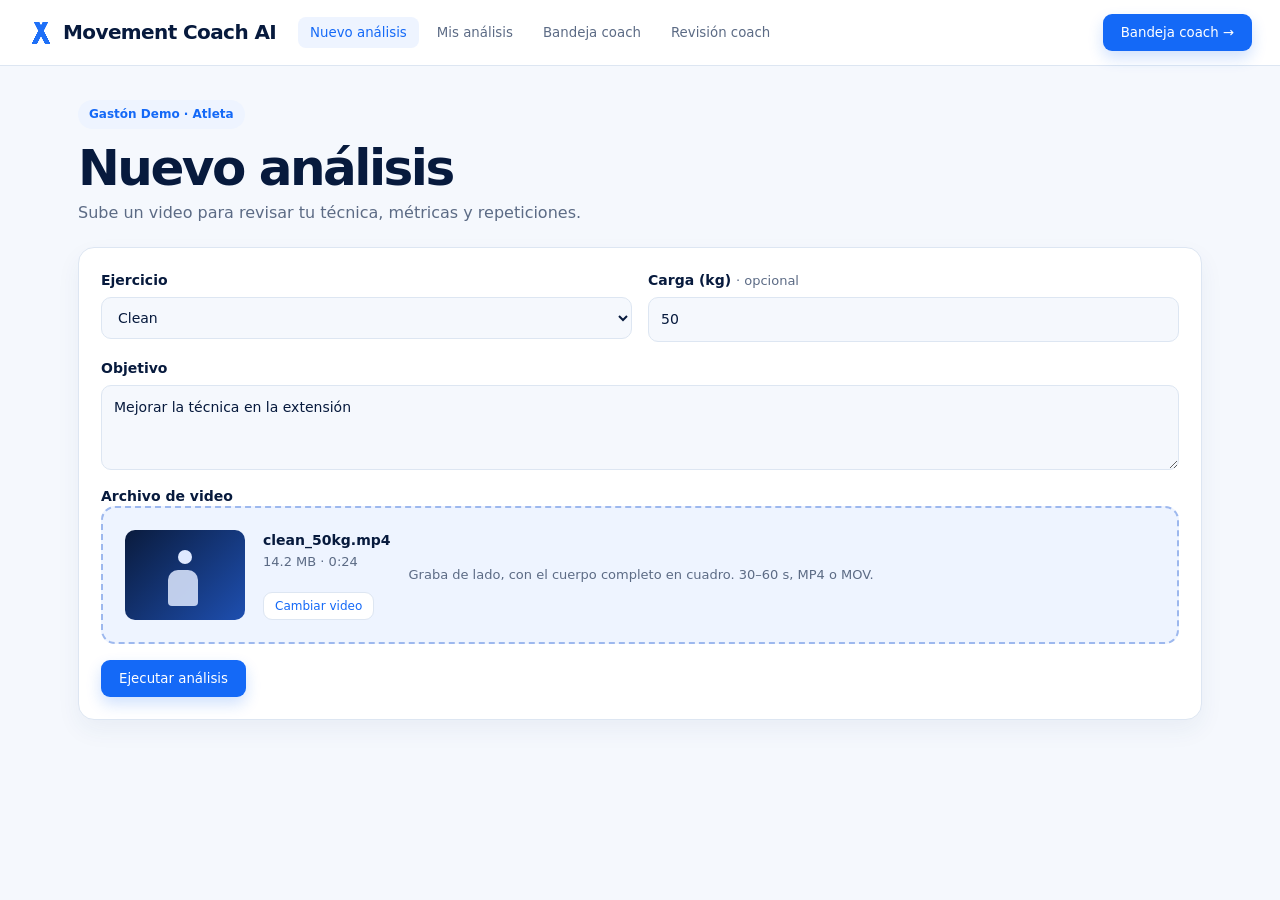
<file: docs/mockups/Movement Coach AI — Mockup.html>
<!doctype html>
<html lang="es">
<head>
<meta charset="utf-8">
<meta name="viewport" content="width=device-width, initial-scale=1, viewport-fit=cover">
<title>Movement Coach AI — Mockup</title>
<style>
:root{--bg:#f5f8fd;--card:#fff;--ink:#071a3d;--muted:#5c6b85;--line:#dde6f2;--blue:#1469f7;--soft:#eef4ff;--ok:#18734e;--okbg:#e4f8ef;--warn:#9a5b00;--warnbg:#fff4e0;--vid:#0a1b3d;box-sizing:border-box;padding-top:env(safe-area-inset-top,0px);padding-bottom:env(safe-area-inset-bottom,0px)}
@media(prefers-color-scheme:dark){:root:not([data-theme="light"]){--bg:#0b1120;--card:#141e33;--ink:#eef4ff;--muted:#9fb0cc;--line:#26365a;--soft:#1a2a4b;--okbg:#123a2c;--ok:#7be0b5;--warnbg:#3a2b0d;--warn:#f3c26b}}
:root[data-theme="dark"]{--bg:#0b1120;--card:#141e33;--ink:#eef4ff;--muted:#9fb0cc;--line:#26365a;--soft:#1a2a4b;--okbg:#123a2c;--ok:#7be0b5;--warnbg:#3a2b0d;--warn:#f3c26b}
*{box-sizing:border-box}html{scroll-padding-top:env(safe-area-inset-top,0px)}
body{margin:0;background:var(--bg);color:var(--ink);font-family:system-ui,-apple-system,"Segoe UI",Roboto,sans-serif;line-height:1.45}
.top{position:sticky;top:env(safe-area-inset-top,0px);z-index:5;display:flex;align-items:center;gap:22px;flex-wrap:wrap;padding:14px 28px;background:var(--card);border-bottom:1px solid var(--line)}
.brand{font-weight:800;font-size:20px;letter-spacing:-.03em;display:flex;align-items:center;gap:9px}
.logo{width:26px;height:22px;background:linear-gradient(63deg,transparent 45%,var(--blue) 46% 60%,transparent 61%),linear-gradient(-63deg,transparent 45%,var(--blue) 46% 60%,transparent 61%);opacity:.95}
.top nav{display:flex;gap:6px;overflow-x:auto}
.tab{border:0;background:none;color:var(--muted);font:600 14px inherit;font-family:inherit;padding:8px 12px;border-radius:8px;cursor:pointer;white-space:nowrap}
.tab:hover{color:var(--blue)}.tab.on{background:var(--soft);color:var(--blue)}
.top .cta{margin-left:auto}
main{max-width:1180px;margin:auto;padding:8px 28px 60px}
.pill{display:inline-block;padding:6px 11px;border-radius:99px;background:var(--soft);color:var(--blue);font-size:12px;font-weight:700}
h1{font-size:clamp(32px,5vw,50px);letter-spacing:-.05em;line-height:1;margin:14px 0 8px}
h2{font-size:17px;margin:0 0 12px;letter-spacing:-.02em}
.sub{color:var(--muted);margin:0 0 22px}
.btn{display:inline-flex;align-items:center;justify-content:center;gap:8px;border:0;border-radius:9px;background:var(--blue);color:#fff;font:700 14px inherit;font-family:inherit;padding:11px 18px;cursor:pointer;box-shadow:0 7px 15px rgba(20,105,247,.2)}
.btn.sec{background:var(--card);color:var(--blue);border:1px solid var(--line);box-shadow:none}
.btn.sm{padding:6px 11px;font-size:12px}
.btn:disabled{opacity:.5;cursor:not-allowed}
.card{background:var(--card);border:1px solid var(--line);border-radius:16px;padding:22px;margin-bottom:16px;box-shadow:0 10px 24px rgba(35,72,125,.06)}
.screen{display:none;padding-top:26px}.screen.on{display:block}
.head{display:flex;justify-content:space-between;align-items:flex-end;gap:16px;flex-wrap:wrap}
label{display:block;font-weight:650;font-size:14px;margin-bottom:16px}
input,select,textarea{display:block;width:100%;margin-top:7px;padding:11px 12px;border:1px solid var(--line);border-radius:10px;background:var(--bg);color:var(--ink);font:inherit;font-weight:400}
.two{display:grid;grid-template-columns:1fr 1fr;gap:16px}
.drop{border:2px dashed #9db8ee;border-radius:14px;padding:22px;background:var(--soft);display:flex;gap:18px;align-items:center;flex-wrap:wrap}
.thumb{width:120px;height:90px;border-radius:10px;background:linear-gradient(135deg,#0a1b3d,#1e4fb0);position:relative;flex:none;overflow:hidden}
.thumb:after{content:"";position:absolute;left:44%;top:22%;width:14px;height:14px;border-radius:50%;background:#dfe9ff}
.thumb:before{content:"";position:absolute;left:36%;top:44%;width:30px;height:36px;border-radius:10px 10px 4px 4px;background:#dfe9ff;opacity:.85}
.thumb.b{background:linear-gradient(135deg,#132a4f,#3b6fd8)}.thumb.c{background:linear-gradient(135deg,#1b2c45,#516a95)}
.thumb.none{background:var(--soft);border:1px dashed var(--line)}.thumb.none:before,.thumb.none:after{display:none}
.hint{font-size:13px;color:var(--muted);font-weight:400}
.bar{height:8px;border-radius:9px;background:var(--soft);overflow:hidden}.bar i{display:block;height:100%;background:var(--blue);border-radius:9px}
.row{display:flex;gap:18px;align-items:center;padding:16px}
.row .mid{flex:1;min-width:0}.row h3{margin:0 0 3px;font-size:18px}.row p{margin:2px 0;color:var(--muted);font-size:14px}
.side{display:flex;flex-direction:column;align-items:flex-end;gap:9px;min-width:170px}
.st{font-size:12px;font-weight:750;padding:6px 11px;border-radius:99px;background:var(--soft);color:var(--muted);white-space:nowrap}
.st.ok{background:var(--okbg);color:var(--ok)}.st.warn{background:var(--warnbg);color:var(--warn)}.st.run{background:var(--soft);color:var(--blue)}
.chips{display:flex;gap:8px;flex-wrap:wrap;margin-bottom:16px}
.chip{border:1px solid var(--line);background:var(--card);color:var(--muted);border-radius:99px;padding:7px 14px;font:600 13px inherit;font-family:inherit;cursor:pointer}.chip.on{background:var(--blue);border-color:var(--blue);color:#fff}
.rev{display:grid;grid-template-columns:minmax(0,1.2fr) minmax(340px,.8fr);gap:24px;align-items:start}
.sticky{position:sticky;top:calc(84px + env(safe-area-inset-top,0px))}
.vids{display:grid;grid-template-columns:1fr 1fr;gap:12px}
.vid{aspect-ratio:9/14;border-radius:12px;background:linear-gradient(160deg,#0a1b3d,#26437f);position:relative;overflow:hidden}
.vid:before{content:"";position:absolute;left:38%;top:32%;width:24%;height:34%;border-radius:18px 18px 6px 6px;background:#dfe9ff;opacity:.8}
.vid:after{content:"";position:absolute;left:12%;right:12%;top:70%;height:5px;border-radius:5px;background:#dfe9ff;opacity:.7}
.ang{position:absolute;left:8px;top:8px;background:rgba(0,0,0,.55);color:#fff;font:600 11px/1.5 ui-monospace,monospace;padding:6px 8px;border-radius:7px}
.vlabel{font-size:12px;font-weight:700;color:var(--muted);margin:0 0 8px}
.ctrl{display:flex;gap:8px;align-items:center;margin-top:12px;font-size:13px;color:var(--muted)}.ctrl span{margin-right:auto}
.metrics{display:grid;grid-template-columns:1fr 1fr;gap:10px}
.metric{background:var(--bg);border:1px solid var(--line);border-radius:12px;padding:13px}.metric small{color:var(--muted);font-size:12px}.metric b{display:block;font-size:24px;letter-spacing:-.03em}
.rep{display:flex;align-items:center;flex-wrap:wrap;gap:6px 12px;padding:11px 0;border-bottom:1px solid var(--line);font-size:14px;cursor:pointer}
.rep:last-child{border:0}.rep strong{color:var(--blue);min-width:52px}.rep .t{color:var(--muted);flex:1}
.cls{display:flex;gap:6px;margin-left:auto}.cls button{border:0;border-radius:8px;padding:5px 9px;font:600 12px inherit;font-family:inherit;background:transparent;color:var(--muted);cursor:pointer}.cls button.on{background:var(--blue);color:#fff}
.note{display:flex;gap:10px;align-items:flex-start;padding:10px 12px;margin-top:8px;border:1px solid var(--line);border-radius:10px;background:var(--soft);font-size:14px}
.note b{color:var(--blue);font-variant-numeric:tabular-nums;min-width:52px}
.done{border-color:#b8e8d2;background:var(--okbg);color:var(--ok);font-weight:600}
.pbox{display:flex;gap:14px;align-items:center}
@media(max-width:1000px){.rev{grid-template-columns:1fr}.sticky{position:static}}
@media(max-width:720px){main{padding:8px 16px 40px}.top{padding:12px 16px}.two{grid-template-columns:1fr}.row{flex-direction:column;align-items:flex-start}.side{align-items:flex-start}.thumb{width:100%;height:150px}}
</style>
</head>
<body>
<header class="top">
  <div class="brand"><span class="logo"></span>Movement Coach AI</div>
  <nav>
    <button class="tab on" data-s="nuevo">Nuevo análisis</button>
    <button class="tab" data-s="mis">Mis análisis</button>
    <button class="tab" data-s="bandeja">Bandeja coach</button>
    <button class="tab" data-s="revision">Revisión coach</button>
  </nav>
  <button class="btn cta" data-s="bandeja">Bandeja coach →</button>
</header>
<main>

<section class="screen on" id="nuevo">
  <span class="pill">Gastón Demo · Atleta</span>
  <h1>Nuevo análisis</h1>
  <p class="sub">Sube un video para revisar tu técnica, métricas y repeticiones.</p>
  <div class="card">
    <div class="two">
      <label>Ejercicio<select><option>Clean</option><option>Snatch</option><option>Sentadilla</option></select></label>
      <label>Carga (kg) <span class="hint">· opcional</span><input placeholder="Ej. 60" value="50"></label>
    </div>
    <label>Objetivo<textarea rows="3" placeholder="Ej: revisar profundidad en la recepción y postura del tronco">Mejorar la técnica en la extensión</textarea></label>
    <label>Archivo de video
      <div class="drop">
        <div class="thumb"></div>
        <div><b>clean_50kg.mp4</b><br><span class="hint">14.2 MB · 0:24</span><br><br><button class="btn sec sm" type="button">Cambiar video</button></div>
        <div class="hint" style="flex:1;min-width:200px">Graba de lado, con el cuerpo completo en cuadro. 30–60 s, MP4 o MOV.</div>
      </div>
    </label>
    <div class="pbox">
      <button class="btn" id="run">Ejecutar análisis</button>
      <div style="flex:1;max-width:340px;display:none" id="up"><div class="hint" id="upt">Subiendo… 0 %</div><div class="bar"><i id="upb" style="width:0"></i></div></div>
    </div>
  </div>
</section>

<section class="screen" id="mis">
  <div class="head"><div><span class="pill">Gastón Demo · Atleta</span><h1>Mis análisis</h1></div><button class="btn" data-s="nuevo">Nuevo análisis</button></div>
  <div class="chips" style="margin-top:14px"><button class="chip on">Todos</button><button class="chip">Completados</button><button class="chip">Procesando</button><button class="chip">Con revisión</button></div>
  <div class="card row"><div class="thumb"></div><div class="mid"><h3>Snatch</h3><p>29-09-2026, 1:12 a. m. · 60 kg</p><p>Mejorar el jalón</p></div>
    <div class="side"><span class="st run">Procesando · 64 %</span><div class="bar" style="width:160px"><i style="width:64%"></i></div><span class="hint">Generando video anotado</span></div></div>
  <div class="card row"><div class="thumb b"></div><div class="mid"><h3>Clean</h3><p>29-09-2026, 12:56 a. m. · 50 kg</p><p>Mejorar técnica</p></div>
    <div class="side"><span class="st ok">Completado</span><span class="hint">3 repeticiones · Revisado por Andrea</span><button class="btn sm" data-s="revision">Ver análisis</button></div></div>
  <div class="card row"><div class="thumb c"></div><div class="mid"><h3>Clean</h3><p>29-09-2026, 12:48 a. m. · 30 kg</p><p>Sin objetivo registrado</p></div>
    <div class="side"><span class="st warn">Sin reps detectadas</span><span class="hint">Prueba con vista lateral y cuerpo completo</span><button class="btn sm sec">Ver análisis</button></div></div>
  <div class="card row"><div class="thumb none"></div><div class="mid"><h3>Press</h3><p>28-09-2026, 11:49 p. m. · 40 kg</p><p>Análisis de mi técnica</p></div>
    <div class="side"><span class="st ok">Completado</span><span class="hint">3 repeticiones</span><button class="btn sm">Ver análisis</button></div></div>
</section>

<section class="screen" id="bandeja">
  <div class="head"><div><span class="pill">Vista demo · Coach</span><h1>Mis revisiones</h1></div>
    <label style="max-width:240px;margin:0">Coach actual<select><option>Andrea · Fuerza</option><option>Carlos · Weightlifting</option></select></label></div>
  <div class="chips" style="margin-top:14px"><button class="chip on">Todas · 3</button><button class="chip">Pendientes · 0</button><button class="chip">En revisión · 2</button><button class="chip">Completadas · 1</button></div>
  <div class="card row"><div class="thumb b"></div><div class="mid"><h3>Clean <span class="st ok" style="margin-left:6px">Completada</span></h3><p>Gastón Demo · 50 kg · 3 repeticiones</p><p>Mejorar técnica</p></div><div class="side"><span class="hint">Hace 2 h</span><button class="btn sm sec" data-s="revision">Ver</button></div></div>
  <div class="card row"><div class="thumb"></div><div class="mid"><h3>Press <span class="st run" style="margin-left:6px">En revisión</span></h3><p>Gastón Demo · 40 kg · <b style="color:var(--warn)">0 repeticiones</b></p><p>Mejorar técnica</p></div><div class="side"><span class="hint">Hace 5 h</span><button class="btn sm" data-s="revision">Revisar</button></div></div>
  <div class="card row"><div class="thumb c"></div><div class="mid"><h3>Otro <span class="st run" style="margin-left:6px">En revisión</span></h3><p>Gastón Demo · 70 kg · 3 repeticiones</p><p>Análisis de mi técnica</p></div><div class="side"><span class="hint">Ayer</span><button class="btn sm" data-s="revision">Revisar</button></div></div>
</section>

<section class="screen" id="revision">
  <span class="pill">Vista demo · Coach</span>
  <div class="head"><div><h1>Clean</h1><p class="sub" style="margin:0 0 18px">Gastón Demo · 29-09-2026 · 50 kg · 3 repeticiones · Mejorar técnica</p></div><span class="st ok">Completada</span></div>
  <div class="card done" style="padding:14px 18px">Revisión completada. El feedback ya está disponible para Gastón Demo.</div>
  <div class="rev">
    <div class="sticky card">
      <div class="vids">
        <div><p class="vlabel">Video anotado</p><div class="vid"><span class="ang">Rodilla 133.3°<br>Cadera 111.4°<br>Tronco 21.9°</span></div></div>
        <div><p class="vlabel">Video original</p><div class="vid"></div></div>
      </div>
      <div class="ctrl"><span>Tiempo: <b>00:12.60</b></span><button class="btn sm sec">0.25x</button><button class="btn sm sec">0.5x</button><button class="btn sm">1x</button></div>
    </div>
    <div>
      <div class="card"><h2>Análisis IA</h2>
        <div class="metrics"><div class="metric"><small>Repeticiones</small><b>3</b></div><div class="metric"><small>Rodilla mín.</small><b>40.6°</b></div><div class="metric"><small>Cadera mín.</small><b>39.2°</b></div><div class="metric"><small>Inclinación tronco máx.</small><b>34.3°</b></div></div></div>
      <div class="card"><h2>Timeline</h2>
        <div class="rep"><strong>Rep 1</strong><span class="t">00:00.00 → 00:03.53</span><span class="cls"><button class="on">⭐ Mejor</button></span></div>
        <div class="rep"><strong>Rep 2</strong><span class="t">00:06.40 → 00:13.47</span><span class="cls"><button class="on">⚠ A trabajar</button></span></div>
        <div class="rep"><strong>Rep 3</strong><span class="t">00:16.07 → 00:23.93</span><span class="cls"><button class="on">Normal</button></span></div>
        <div class="note"><b>00:00.00</b><span><strong>Comentario</strong> · Agregar comentario · Rep 3</span></div>
      </div>
      <div class="card"><div class="head" style="align-items:center"><h2 style="margin:0">Feedback del coach</h2><button class="btn sm sec">＋ Comentario en 00:12</button></div>
        <div class="note"><b>00:12.60</b><span><strong>Corregir</strong><br>Cierra más rápido la extensión de cadera.</span></div></div>
      <div class="card"><h2>Resumen del coach</h2>
        <label>Fortalezas<textarea rows="2" placeholder="Ej: buena posición de salida, barra cerca del cuerpo"></textarea></label>
        <label>Principal punto a trabajar<textarea rows="2" placeholder="Ej: extensión de cadera más rápida"></textarea></label>
        <label>Próxima sesión<textarea rows="2" placeholder="Ej: 3×3 al 70% con foco en el jalón"></textarea></label>
        <button class="btn sec">Guardar resumen</button> <button class="btn">Finalizar revisión</button></div>
    </div>
  </div>
</section>

</main>
<script>
function go(id){document.querySelectorAll('.screen').forEach(function(s){s.classList.toggle('on',s.id===id)});document.querySelectorAll('.tab').forEach(function(t){t.classList.toggle('on',t.dataset.s===id)});window.scrollTo(0,0)}
document.querySelectorAll('[data-s]').forEach(function(b){b.addEventListener('click',function(){go(b.dataset.s)})});
document.querySelectorAll('.chip').forEach(function(c){c.addEventListener('click',function(){c.parentNode.querySelectorAll('.chip').forEach(function(x){x.classList.remove('on')});c.classList.add('on')})});
document.getElementById('run').addEventListener('click',function(){
  var b=this,box=document.getElementById('up'),bar=document.getElementById('upb'),t=document.getElementById('upt'),p=0;
  b.disabled=true;box.style.display='block';
  var i=setInterval(function(){p+=7;if(p>=100){p=100;clearInterval(i);t.textContent='Analizando movimiento…';setTimeout(function(){b.disabled=false;box.style.display='none';bar.style.width='0';go('mis')},900)}else{t.textContent='Subiendo… '+p+' %'}bar.style.width=p+'%'},140)});
</script>
</body>
</html>
</file>
